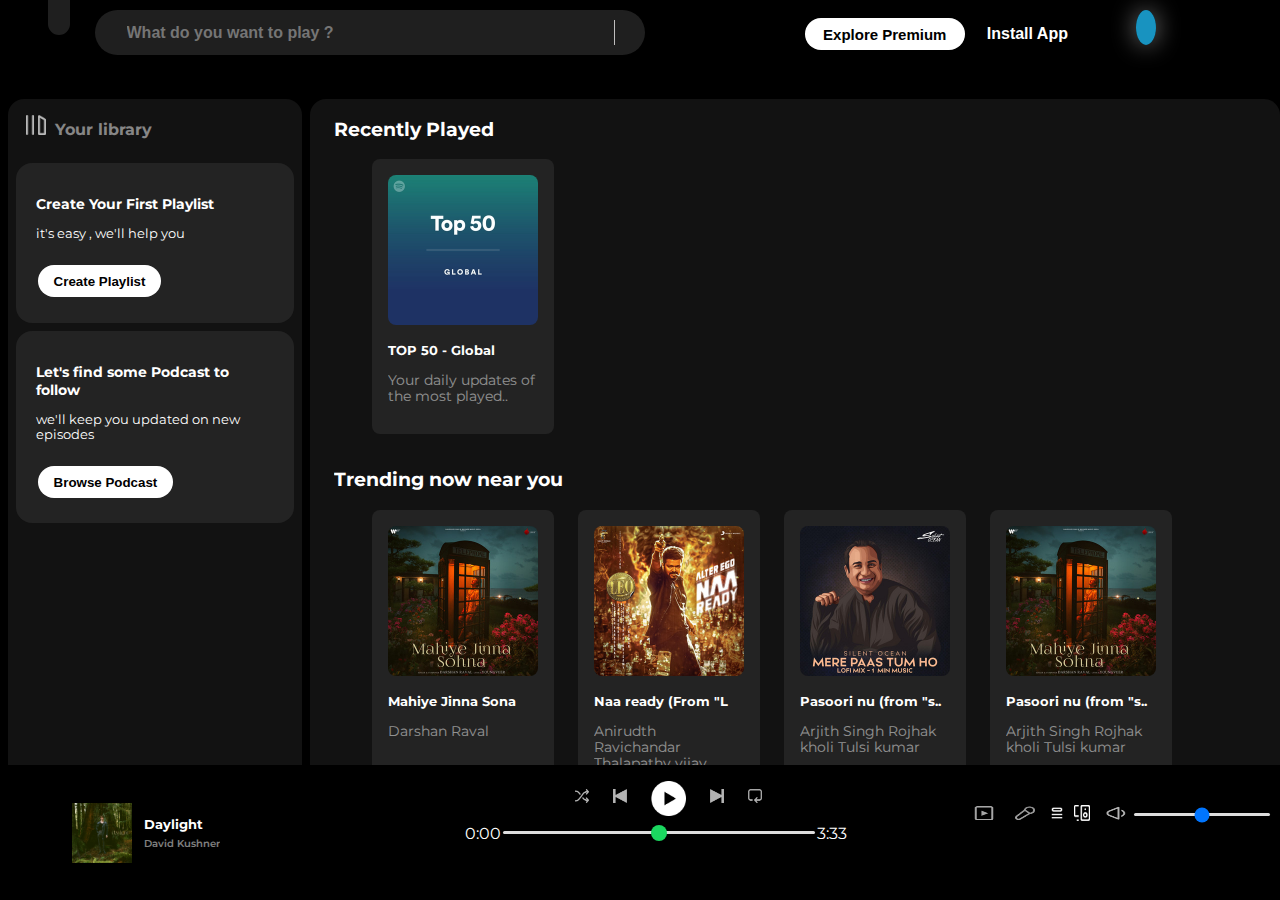
<file: index.html>
<!DOCTYPE html>
<html lang="en">
<head>
    <meta charset="UTF-8">
    <meta name="viewport" content="width=device-width, initial-scale=1.0">
    <link rel="stylesheet" href="https://cdnjs.cloudflare.com/ajax/libs/font-awesome/6.7.1/css/all.min.css" integrity="sha512-5Hs3dF2AEPkpNAR7UiOHba+lRSJNeM2ECkwxUIxC1Q/FLycGTbNapWXB4tP889k5T5Ju8fs4b1P5z/iB4nMfSQ==" crossorigin="anonymous" referrerpolicy="no-referrer" />
    <link rel="icon" href="./assets/logo.png">
    <link rel="stylesheet" href="style.css">
   <title>Spotify - Web Player: Music for everyone</title>
   <link rel="preconnect" href="https://fonts.googleapis.com">
<link rel="preconnect" href="https://fonts.gstatic.com" crossorigin>
<link href="https://fonts.googleapis.com/css2?family=Montserrat:ital,wght@0,100..900;1,100..900&family=Poppins:wght@300;400;500;600;700&display=swap" rel="stylesheet">

</head>
<body>
    <div class="main">
    <div class="searchtag"> 
        <div class="spotify">
        <i class="fa-brands fa-spotify"></i>
        </div>
        <div class="home">
        <i class="fa-solid fa-house"></i>
        </div>
        <div class="search">
        <i class="fa-solid fa-magnifying-glass"></i>
        <input type="text" placeholder="What do you want to play ?">
        <div class="arrow">
        <i class="fa-solid fa-arrow-right"></i>
        </div>
        </div>
        <div class="install">
            <div class="explore">
            <button class="hide" href="#">Explore Premium</button>
            </div>
            <div class="app">
            <i class="fa-regular fa-circle-down"></i>
            <button href="#">Install App</button>
            </div>
            <div class="bell">
               <button> <i class="fa-regular fa-bell"></i></button>
            </div>
            <div class="user">
                <i class="fa-solid fa-user"></i>
            </div>
        </div>
     </div>
     
    <div class="sidebar">
      <div class="library">
         <div class="lib-yourlibrary">
             <img src="./assets/library_icon.png">
             <a href="#">Your library</a>
          </div>
         <div class="lib-items">
              <i class="fa-solid fa-plus"></i>
              <i id="arrow" class="fa-solid fa-arrow-right"></i>          
            </div>
       </div>

       <div class="lib-boxes">
        <div class="box-p1">Create Your First Playlist</div>
         <div class="box-p2">it's easy , we'll help you</div>
         <button class="badge">Create Playlist</button>
       </div>

       <div class="lib-boxes2">
        <div class="boxes-p1">Let's find some Podcast to follow</div>
         <div class="boxes-p2">we'll keep you updated on new episodes</div>
         <button class="badge1">Browse Podcast</button>
       </div>
    </div>

  <div class="maincontent">
      <div class="scrollable">
        <h3>Recently Played</h3>
        <div class="card-container">
           <div class="card">
               <img src="./assets/card1img.jpeg" class="card-img">
                <p class="card-title">TOP 50 - Global</p>
                <p class="card-info">Your daily updates of the most played.. </p>
               </div>
        </div>

        <h3>Trending now near you</h3>
        <div class="card-container">
            
            <div class="card">
               <img src="./assets/card2img.jpeg" class="card-img">
                <p class="card-title">Mahiye Jinna Sona</p>
                <p class="card-info">Darshan Raval </p>
               </div>
       

            <div class="card">
               <img src="./assets/card4img.jpeg" class="card-img">
                <p class="card-title">Naa ready (From "L</p>
                <p class="card-info">Anirudth Ravichandar Thalapathy vijay ..</p>
               
            </div>

        
            <div class="card">
               <img src="./assets/card3img.jpeg" class="card-img">
                <p class="card-title">Pasoori nu (from "s..</p>
                <p class="card-info">Arjith Singh Rojhak kholi Tulsi kumar </p>
           </div>

           <div class="card">
            <img src="./assets/card2img.jpeg" class="card-img">
             <p class="card-title">Pasoori nu (from "s..</p>
             <p class="card-info">Arjith Singh Rojhak kholi Tulsi kumar </p>
          </div>

         <div class="card">
            <img src="./assets/card3img.jpeg" class="card-img">
             <p class="card-title">Pasoori nu (from "s..</p>
             <p class="card-info">Arjith Singh Rojhak kholi Tulsi kumar </p>
         </div>
        </div>
      
        <h3>Featured Charts</h3>
        <div class="card-container">
            
            <div class="card">
               <img src="./assets/card5img.jpeg" class="card-img">
                <p class="card-title">Mahiye Jinna Sona</p>
                <p class="card-info">Darshan Raval </p>
            </div>
            <div class="card">
                <img src="./assets/card6img.jpeg" class="card-img">
                 <p class="card-title">Mahiye Jinna Sona</p>
                 <p class="card-info">Darshan Raval </p>
            </div>
            <div class="card">
                <img src="./assets/card1img.jpeg" class="card-img">
                 <p class="card-title">Mahiye Jinna Sona</p>
                 <p class="card-info">Darshan Raval </p>
            </div>
        </div>
        <div class="footer">
            <div class="line"></div>
        </div>
     </div>
   </div>
    <div class="musicplayer">
        <div class="now-playing">
            <img src="./assets/ab67616d0000b27395ca6a9b4083a86c149934ae.jpg">
           <div class="text"> <p class="uppertext">Daylight</p>
             <p class="lowertext">David Kushner</p>
            </div>
           <div class="heart">  <i class="fa-solid fa-heart"></i>
            <i class="fa-solid fa-minimize"></i>
           </div>

        </div>
        <div class="playercontrols">
            <div class="controls-button">
                <img src="./assets/player_icon1.png"class="control-button-icon">
                <img src="./assets/player_icon2.png"class="control-button-icon">
                <img src="./assets/player_icon3.png"class="control-button-icon1" style="opacity:1">
                <img src="./assets/player_icon4.png"class="control-button-icon">
                <img src="./assets/player_icon5.png"class="control-button-icon">
            </div>
            <div class="progress">
                <span class="curr-time">0:00</span>
                <input type="range" class="progress-time">
                <span class="tot-time">3:33</span>
            </div>
        </div>
        <div class="systemcontrols">
            <div class="control-system">
           <img src="./assets/controls_icon1.png" class="control">
           <img src="./assets/controld_icon2.png" class="control">
           <img src="./assets/controls_icon3.png" style="height:1rem;width:1rem;" class="control">
           <img src="./assets/controls_icon4.png" style="height:1rem;width:1rem;" class="control">
           <img src="./assets/controls_icon5.png" class="control">
           <input type="range" class="volume-range" style="border-radius: 100px;">

        </div>
    </div>

    </div>
</body>
</html>

<!--  -->
</file>
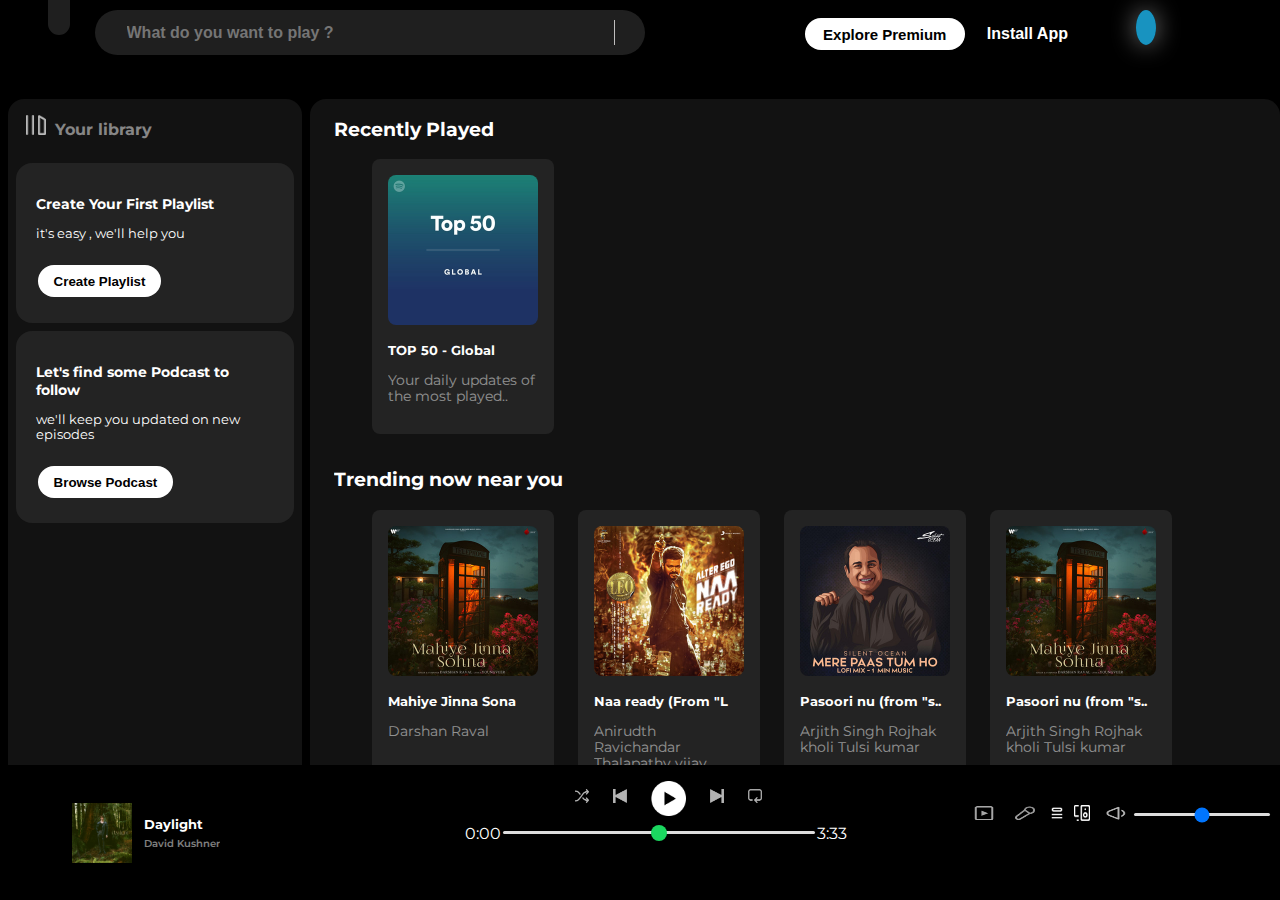
<file: todo.html>
<!DOCTYPE html>
<html lang="en">
<head>
    <meta charset="UTF-8">
    <meta name="viewport" content="width=device-width, initial-scale=1.0">
    <link rel="stylesheet" href="https://cdnjs.cloudflare.com/ajax/libs/font-awesome/6.7.1/css/all.min.css" integrity="sha512-5Hs3dF2AEPkpNAR7UiOHba+lRSJNeM2ECkwxUIxC1Q/FLycGTbNapWXB4tP889k5T5Ju8fs4b1P5z/iB4nMfSQ==" crossorigin="anonymous" referrerpolicy="no-referrer" />
    <link rel="icon" href="./assets/logo.png">
    <link rel="stylesheet" href="style.css">
   <title>Spotify - Web Player: Music for everyone</title>
   <link rel="preconnect" href="https://fonts.googleapis.com">
<link rel="preconnect" href="https://fonts.gstatic.com" crossorigin>
<link href="https://fonts.googleapis.com/css2?family=Montserrat:ital,wght@0,100..900;1,100..900&family=Poppins:wght@300;400;500;600;700&display=swap" rel="stylesheet">

</head>
<body>
    <div class="main">
    <div class="searchtag"> 
        <div class="spotify">
        <i class="fa-brands fa-spotify"></i>
        </div>
        <div class="home">
        <i class="fa-solid fa-house"></i>
        </div>
        <div class="search">
        <i class="fa-solid fa-magnifying-glass"></i>
        <input type="text" placeholder="What do you want to play ?">
        <div class="arrow">
        <i class="fa-solid fa-arrow-right"></i>
        </div>
        </div>
        <div class="install">
            <div class="explore">
            <button class="hide" href="#">Explore Premium</button>
            </div>
            <div class="app">
            <i class="fa-regular fa-circle-down"></i>
            <button href="#">Install App</button>
            </div>
            <div class="bell">
               <button> <i class="fa-regular fa-bell"></i></button>
            </div>
            <div class="user">
                <i class="fa-solid fa-user"></i>
            </div>
        </div>
     </div>
     
    <div class="sidebar">
      <div class="library">
         <div class="lib-yourlibrary">
             <img src="./assets/library_icon.png">
             <a href="#">Your library</a>
          </div>
         <div class="lib-items">
              <i class="fa-solid fa-plus"></i>
              <i id="arrow" class="fa-solid fa-arrow-right"></i>          
            </div>
       </div>

       <div class="lib-boxes">
        <div class="box-p1">Create Your First Playlist</div>
         <div class="box-p2">it's easy , we'll help you</div>
         <button class="badge">Create Playlist</button>
       </div>

       <div class="lib-boxes2">
        <div class="boxes-p1">Let's find some Podcast to follow</div>
         <div class="boxes-p2">we'll keep you updated on new episodes</div>
         <button class="badge1">Browse Podcast</button>
       </div>
    </div>

  <div class="maincontent">
      <div class="scrollable">
        <h3>Recently Played</h3>
        <div class="card-container">
           <div class="card">
               <img src="./assets/card1img.jpeg" class="card-img">
                <p class="card-title">TOP 50 - Global</p>
                <p class="card-info">Your daily updates of the most played.. </p>
               </div>
        </div>

        <h3>Trending now near you</h3>
        <div class="card-container">
            
            <div class="card">
               <img src="./assets/card2img.jpeg" class="card-img">
                <p class="card-title">Mahiye Jinna Sona</p>
                <p class="card-info">Darshan Raval </p>
               </div>
       

            <div class="card">
               <img src="./assets/card4img.jpeg" class="card-img">
                <p class="card-title">Naa ready (From "L</p>
                <p class="card-info">Anirudth Ravichandar Thalapathy vijay ..</p>
               
            </div>

        
            <div class="card">
               <img src="./assets/card3img.jpeg" class="card-img">
                <p class="card-title">Pasoori nu (from "s..</p>
                <p class="card-info">Arjith Singh Rojhak kholi Tulsi kumar </p>
           </div>

           <div class="card">
            <img src="./assets/card2img.jpeg" class="card-img">
             <p class="card-title">Pasoori nu (from "s..</p>
             <p class="card-info">Arjith Singh Rojhak kholi Tulsi kumar </p>
          </div>

         <div class="card">
            <img src="./assets/card3img.jpeg" class="card-img">
             <p class="card-title">Pasoori nu (from "s..</p>
             <p class="card-info">Arjith Singh Rojhak kholi Tulsi kumar </p>
         </div>
        </div>
      
        <h3>Featured Charts</h3>
        <div class="card-container">
            
            <div class="card">
               <img src="./assets/card5img.jpeg" class="card-img">
                <p class="card-title">Mahiye Jinna Sona</p>
                <p class="card-info">Darshan Raval </p>
            </div>
            <div class="card">
                <img src="./assets/card6img.jpeg" class="card-img">
                 <p class="card-title">Mahiye Jinna Sona</p>
                 <p class="card-info">Darshan Raval </p>
            </div>
            <div class="card">
                <img src="./assets/card1img.jpeg" class="card-img">
                 <p class="card-title">Mahiye Jinna Sona</p>
                 <p class="card-info">Darshan Raval </p>
            </div>
        </div>
        <div class="footer">
            <div class="line"></div>
        </div>
     </div>
   </div>
    <div class="musicplayer">
        <div class="now-playing">
            <img src="./assets/ab67616d0000b27395ca6a9b4083a86c149934ae.jpg">
           <div class="text"> <p class="uppertext">Daylight</p>
             <p class="lowertext">David Kushner</p>
            </div>
           <div class="heart">  <i class="fa-solid fa-heart"></i>
            <i class="fa-solid fa-minimize"></i>
           </div>

        </div>
        <div class="playercontrols">
            <div class="controls-button">
                <img src="./assets/player_icon1.png"class="control-button-icon">
                <img src="./assets/player_icon2.png"class="control-button-icon">
                <img src="./assets/player_icon3.png"class="control-button-icon1" style="opacity:1">
                <img src="./assets/player_icon4.png"class="control-button-icon">
                <img src="./assets/player_icon5.png"class="control-button-icon">
            </div>
            <div class="progress">
                <span class="curr-time">0:00</span>
                <input type="range" class="progress-time">
                <span class="tot-time">3:33</span>
            </div>
        </div>
        <div class="systemcontrols">
            <div class="control-system">
           <img src="./assets/controls_icon1.png" class="control">
           <img src="./assets/controld_icon2.png" class="control">
           <img src="./assets/controls_icon3.png" style="height:1rem;width:1rem;" class="control">
           <img src="./assets/controls_icon4.png" style="height:1rem;width:1rem;" class="control">
           <img src="./assets/controls_icon5.png" class="control">
           <input type="range" class="volume-range" style="border-radius: 100px;">

        </div>
    </div>

    </div>
</body>
</html>

<!--  -->
</file>
<file: style.css>
body{
    font-family: "Montserrat", serif;
    margin:0;
    background-color: #000;
    color:#fff;
   overflow: hidden;
}

.main{
    display:flex;
    height:100vh;
    flex-wrap: wrap;
    
}

.searchtag{
display: flex;
background-color:#000;
width:100%;
top:0;
height:7%;
}

.sidebar{
    background-color: #121212;
    border-radius:1rem;
    /* margin-top:0.5rem; */
    margin-right:0.5rem;
    margin-left: 0.5rem;
    width:18.375rem;
   
}

.maincontent{
    background-color: #121212 ;
    border-radius:1rem;
    flex:1;
    padding:0px 0rem 0px 1.5rem;
    height:85%;
    width:100%;
  
}

 .scrollable{
    overflow:auto;
    height: 90%;
    padding-right:11px;
    /* height:90%; */
    width:100%;
 }

.musicplayer{
    background-color: #000;
    position:fixed;
    width:100%;
    bottom:0;
    height:15%;
    display:flex;
    z-index:10;
}


.spotify i{
font-size:2.5rem;
margin-top:0.9rem;
margin-left: 1.5rem;
}



.home i{
    font-size: 1.2rem;
   padding:0.7rem;
    background-color: #1F1F1F;
   border-radius: 6.25rem;
   margin:0.9rem;
   margin-left: 1.5rem;
    
}

.search{
    display:flex;
    width:34.375rem;
    height:2.813rem;
    border-radius: 25px;
    background-color: #1F1F1F;
   position:relative;
   top:10px;
   margin-left: 10px;
}

.search i{
    color:#f0eeeec4;
padding:10px 12px;
font-size:23px;  
}

.search input{
    font-size: medium;
    font-weight: bold;
    height:25px;
    margin:auto;
    background-color:#1F1F1F ;
    color: white;
    width:474px;
   border:none;
}

.arrow {
    margin:auto;
    height:25px;
    border-left: 1px solid #f0eeeec4 ;
}

.arrow i {
    margin:none;
    position:relative;
    bottom:8px;
    right:2px;
}

.install {
    width:390px;
    height:48px;
    display:flex;
}

.explore button{
color:black;
text-decoration: none;
padding:5px 16px;
font-weight: bolder;
font-size: 15px;
align-self: center;
height:32px;
width:160px;
position:relative;
top:18px;
left:160px;
background-color: white;
border-radius: 100px;
border:none;
}

.app{
    padding: none;
   position: relative;
    top:1.5rem;
    left:11.25rem;
}

.app button{
    text-decoration: none;
    color:white;
    margin-left: 2px;
    font-size: medium;
    font-weight: bolder;
    background-color: black;
    border: none;
    padding-left:0px;
}

.bell button{
    position: relative;
    top:1.625rem;
    left:210px;
    background-color: black;
    color:#f0eeeec4;
    border:none;
    font-size: 15px;
}


.user i{
    position: relative;
    top:18px;
    left:230px;
    padding:8px 10px;
    background-color: rgb(24, 147, 192);
    color:black;
    border-radius:100%;
    border:none;
    font-size: 16px;
    box-shadow:0px 0px 25px rgba(247, 247, 247, 0.5) ;
}

a{
    text-decoration: none;
    color:#f0eeeec4;
}

.library{    
    display:flex;
    justify-content: space-between;
    align-items: center;
    padding:1rem 1.125rem;
}

 .lib-yourlibrary img{
    height:1.25rem;
    width:1.25rem;
}

.lib-yourlibrary a{
    padding-left:0.3rem;
    font-weight: bolder;
}

.lib-items{
    padding-left:1.25rem;
}

.lib-items i{
   margin-top: 0.5rem;
    color:#f0eeeec4;
    font-size: 0.875rem;
    font-weight: bolder;
    opacity:0.7;
}

#arrow{
    padding-left:1.25rem;
}

.lib-yourlibrary{
    opacity:0.7;
}

.lib-yourlibrary:hover{
    opacity:2.5;
}

.lib-items i:hover{
   opacity:2.5
}

.lib-boxes{
    background-color:#232323 ;
    margin:0.5rem;
    border-radius:1rem;
    height:8rem;
    padding:1rem 1.25rem;
}

.box-p1{
    font-size:0.9rem;
    padding:1rem 1.125rem 0.5rem 0rem;
    font-weight: 700;
}

.box-p2{
    font-size:0.8rem;
    opacity:1;
    padding:0.3rem 1.125rem 1rem 0rem;
}

.badge{
    font-weight: 700;
    border-radius:100px;
    padding:0.6rem 1rem;
    border:none;
    background-color: white;
    margin-top: 0.5rem;
    margin-left:0.1rem;
    height:2rem;
    width:fit-content;
}

.lib-boxes2{
    background-color:#232323 ;
    margin:0.5rem;
    border-radius:1rem;
    height:10rem;
    padding:1rem 1.25rem;
}

.boxes-p1{
    font-size:0.9rem;
    padding:1rem 1.125rem 0.5rem 0rem;
    font-weight: 700;
}

.boxes-p2{
    font-size:0.8rem;
    opacity:1;
    padding:0.3rem 1.125rem 1rem 0rem;
    width:250px;
}

.badge1{
    font-weight: 700;
    border-radius:100px;
    padding:0.6rem 1rem;
    border:none;
    background-color: rgb(255, 255, 255);
    margin-top: 0.5rem;
    margin-left:0.1rem;
    height:2rem;
    width:fit-content;
}

@media (max-width:1024px){
    .hide{
        display:none;
    }
}

.card-container{
    margin-left:0.9rem;
    display:flex;
    flex-wrap: wrap;
   
}

.card{
    background-color: #232323;
    width:150px;
    border-radius: 0.5rem;
    padding:1rem;
    margin-left:1.5rem;
    margin-bottom: 1rem;
}

.card-img{
    border-radius: 0.5rem;
    width:100%;
}

.card-title{
    font-weight:700;
    font-size:small;
}

.card-info{
    font-size:0.85rem;
    opacity:0.5;
}

.footer{
    height:300px;
    display:flex;
    align-items: center;
    justify-content:center;
}

.line{
    height:50%;
    border-top: 1px solid white;
    width:90%;
    opacity:0.4;
}

.now-playing{
    display:flex;
    align-items: center;
    height:100%;
    margin-left: 2rem;
}
.now-playing img{
    height:60px;
    width:60px;
    margin-left: 2.5rem;
}

.text{
    line-height:0.4rem;
    margin-left:0.75rem;
}

.uppertext{
    font-weight:700;
    font-size:small;
}

.lowertext{
    font-size:x-small;
    font-weight: 600;
    opacity:0.5;
}

.heart{
    margin-left: 1rem;
    font-size: 1rem;
    opacity:0.7;
}

.fa-minimize{
    margin-left:0.5rem;
}

.now-playing{
    width:25%;
}

.playercontrols{
    width:50%;
}

.systemcontrols{
    width:25%;
}

.controls-button{
     display:flex;
    justify-content:center;

}
.control-button-icon{
    height:14px;
    width:14px;
    margin-left: 1.5rem;
    margin-top: 1.5rem;
    opacity:0.7;
}

.control-button-icon:hover{
    opacity:1;
}
.control-button-icon1{
    height:35px;
    width:35px;
    margin-left: 1.5rem;
    margin-top: 1rem;
}

.progress{
    display: flex;
    justify-content: center;
    margin-top:0.5rem;
}

.progress-time{
    width:50%;
    height:10%;
    appearance: none;
    background-color: transparent;
    cursor:pointer;
}

.progress-time::-webkit-slider-runnable-track{
 background-color: #ddd;
 border-radius:100px;
 height:0.2rem;
 margin-top: 0.3rem;
}

.progress-time::-webkit-slider-thumb{
appearance:none;
height:1rem;
width:1rem;
border-radius: 50%;
background-color: #1bd760;
margin-top: -6px;
}

.control-system img{
    height:2rem;
    width:2rem;
   }

.control{
    margin-top: 2rem;
}
.control-system{
    display:flex;
    justify-content: space-between;
    align-items: center;
    margin-right:0.5rem;
}

.control-system input{
    appearance: none;
}

.volume-range::-webkit-slider-runnable-track{
background-color: #ddd;
height:0.2rem;
border-radius:100px;
margin-bottom:-35px;
margin-left:-7px;
}

.volume-range::-webkit-slider-thumb{
    margin-top:-0.4rem;
}

/*  */
</file>
